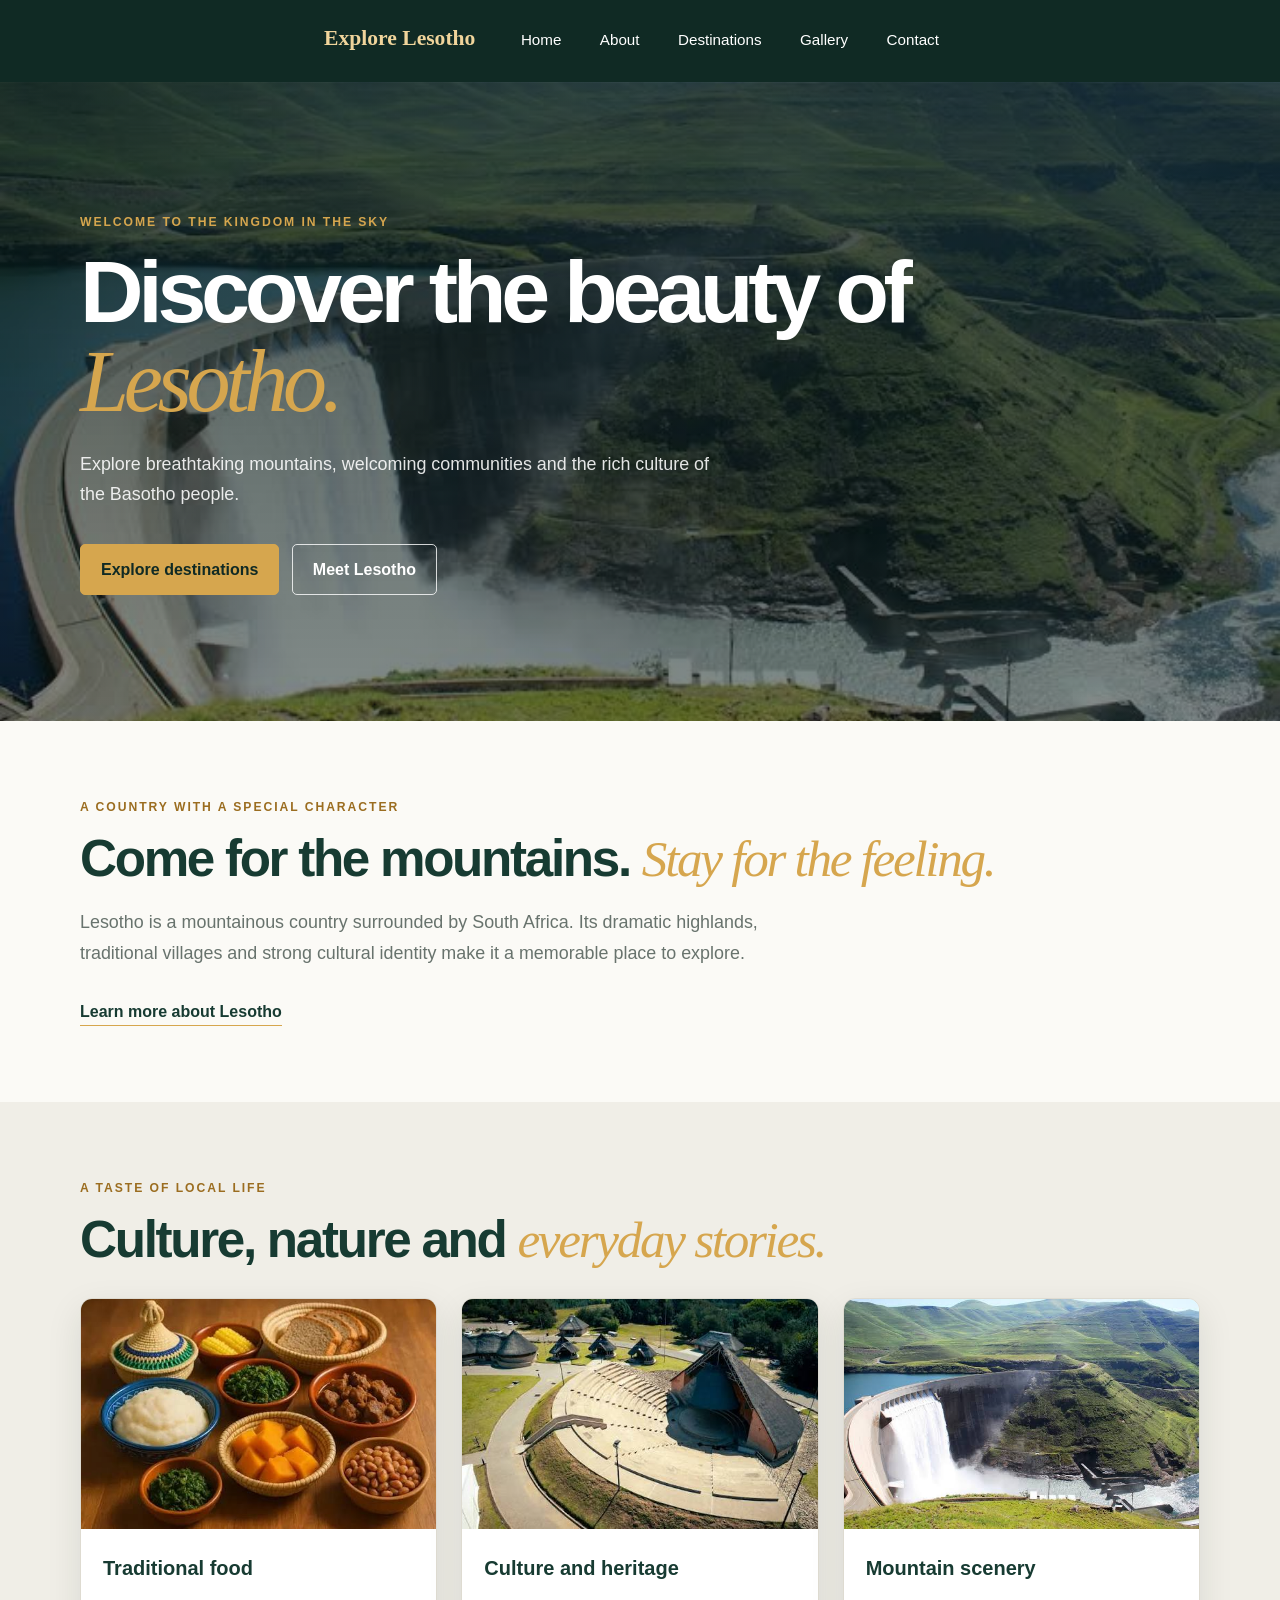
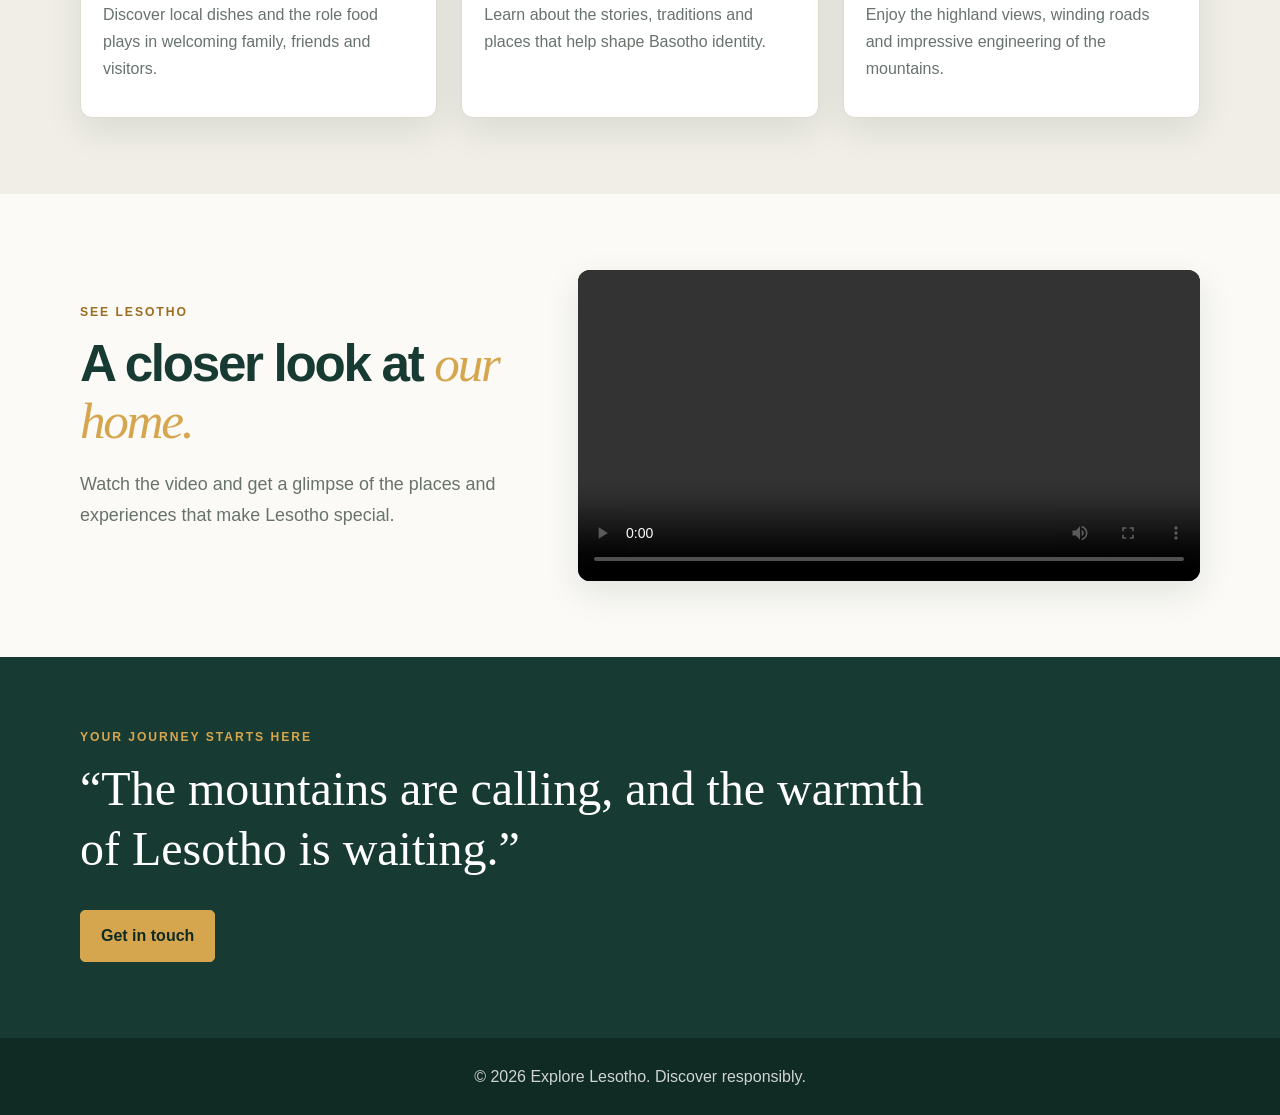
<file: index.html>
<!DOCTYPE html>
<html lang="en">
<head>
    <meta charset="UTF-8">
    <meta name="viewport" content="width=device-width, initial-scale=1.0">
    <meta name="description" content="Discover Lesotho's mountain scenery, Basotho culture and memorable places to visit.">
    <title>Explore Lesotho | Home</title>
    <link rel="stylesheet" href="Lesotho(5).css">
    <script src="Script(1).js" defer></script>
</head>
<body>
    <nav class="site-nav" aria-label="Main navigation">
        <a class="brand" href="Lesotho(4).html">Explore Lesotho</a>
        <div class="nav-links">
            <a class="nav-link" href="Lesotho(4).html">Home</a>
            <a class="nav-link" href="About1(4).html">About</a>
            <a class="nav-link" href="destinations1(4).html">Destinations</a>
            <a class="nav-link" href="gallery1(4).html">Gallery</a>
            <a class="nav-link" href="contacts1(4).html">Contact</a>
        </div>
    </nav>

    <header class="hero hero-home">
        <div class="hero-content container">
            <p class="eyebrow">Welcome to the Kingdom in the Sky</p>
            <h1>Discover the beauty of <em>Lesotho.</em></h1>
            <p class="hero-copy">Explore breathtaking mountains, welcoming communities and the rich culture of the Basotho people.</p>
            <a class="button button-gold" href="destinations1(4).html">Explore destinations</a>
            <a class="button button-outline" href="About1(4).html">Meet Lesotho</a>
        </div>
    </header>

    <main>
        <section class="section container">
            <p class="eyebrow text-gold">A country with a special character</p>
            <h2 class="section-title">Come for the mountains. <em>Stay for the feeling.</em></h2>
            <p class="lead-copy">Lesotho is a mountainous country surrounded by South Africa. Its dramatic highlands, traditional villages and strong cultural identity make it a memorable place to explore.</p>
            <a class="text-link" href="About1(4).html">Learn more about Lesotho</a>
        </section>

        <section class="section section-soft">
            <div class="container">
                <p class="eyebrow text-gold">A taste of local life</p>
                <h2 class="section-title">Culture, nature and <em>everyday stories.</em></h2>
                <div class="feature-grid">
                    <article class="feature-card">
                        <img src="lijo(2).jpg" alt="Traditional Basotho food arranged in serving bowls">
                        <div class="card-content">
                            <h3>Traditional food</h3>
                            <p>Discover local dishes and the role food plays in welcoming family, friends and visitors.</p>
                        </div>
                    </article>
                    <article class="feature-card">
                        <img src="cultural(2).jpg" alt="Outdoor cultural venue in Lesotho">
                        <div class="card-content">
                            <h3>Culture and heritage</h3>
                            <p>Learn about the stories, traditions and places that help shape Basotho identity.</p>
                        </div>
                    </article>
                    <article class="feature-card">
                        <img src="katse(2).jpg" alt="Katse Dam surrounded by green mountain slopes">
                        <div class="card-content">
                            <h3>Mountain scenery</h3>
                            <p>Enjoy the highland views, winding roads and impressive engineering of the mountains.</p>
                        </div>
                    </article>
                </div>
            </div>
        </section>

        <section class="section container">
            <div class="video-section">
                <div>
                    <p class="eyebrow text-gold">See Lesotho</p>
                    <h2 class="section-title">A closer look at <em>our home.</em></h2>
                    <p class="lead-copy">Watch the video and get a glimpse of the places and experiences that make Lesotho special.</p>
                </div>
                <video class="site-video" controls preload="metadata">
                    <source src="kasi.mp4" type="video/mp4">
                    Your browser does not support the video element.
                </video>
            </div>
        </section>

        <section class="quote-band">
            <div class="container">
                <p class="eyebrow">Your journey starts here</p>
                <blockquote>“The mountains are calling, and the warmth of Lesotho is waiting.”</blockquote>
                <a class="button button-gold" href="contacts1(4).html">Get in touch</a>
            </div>
        </section>
    </main>

    <footer class="site-footer">
        <div class="container">
            <p>&copy; <span class="current-year"></span> Explore Lesotho. Discover responsibly.</p>
        </div>
    </footer>
</body>
</html>
</file>
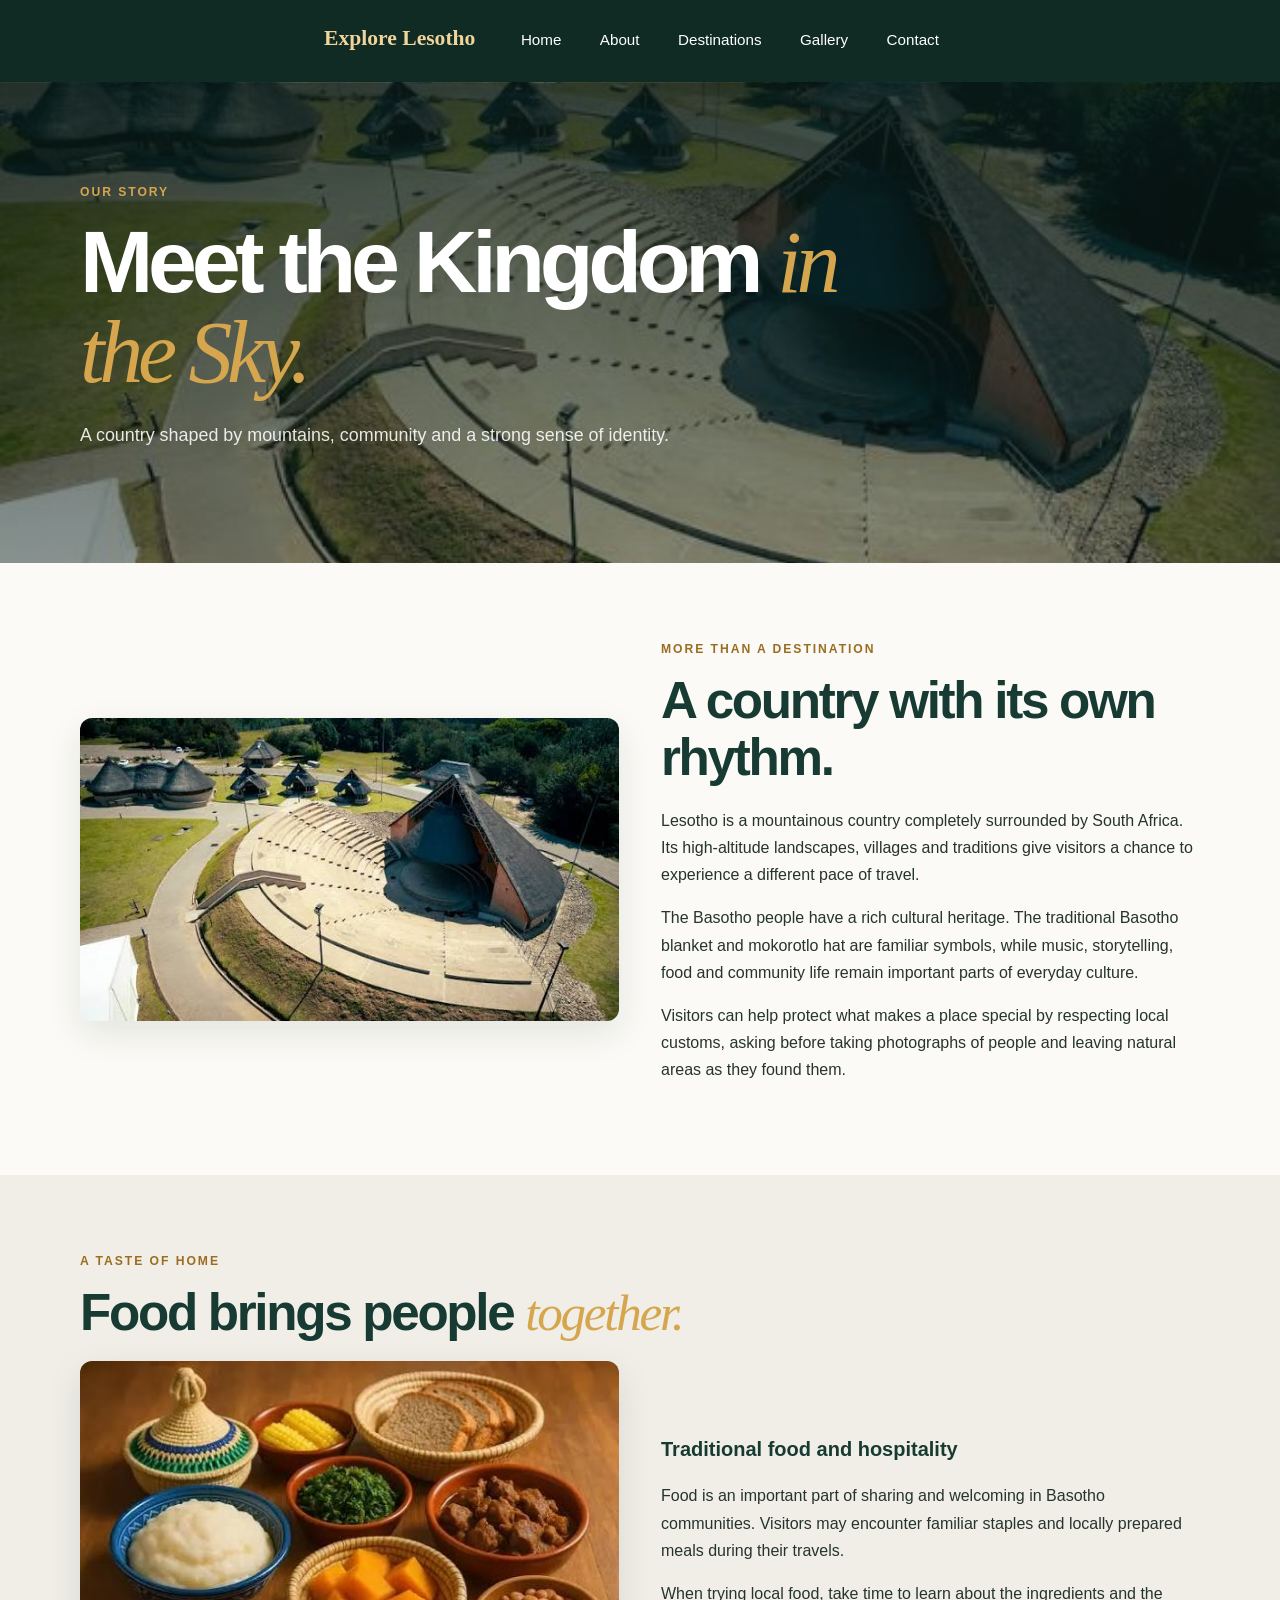
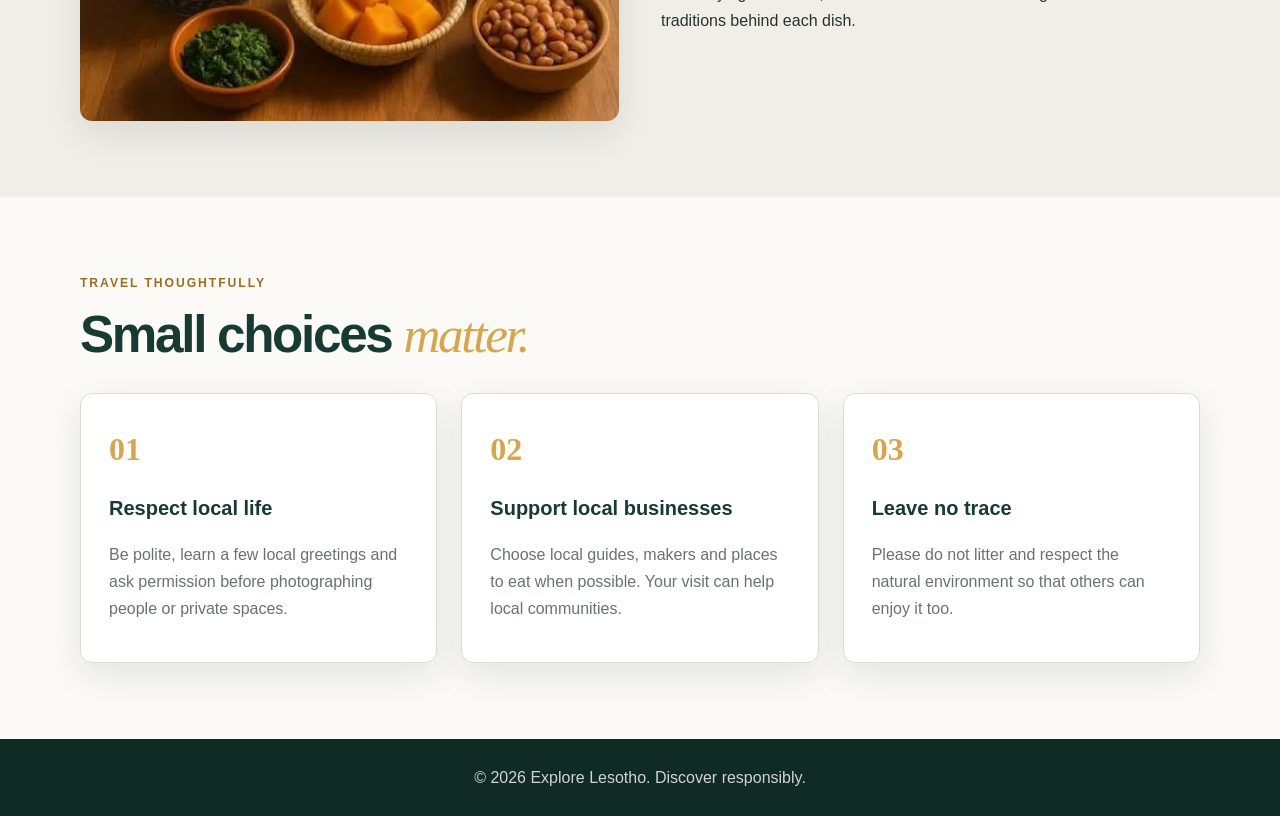
<file: About1(4).html>
<!DOCTYPE html>
<html lang="en">
<head>
    <meta charset="UTF-8">
    <meta name="viewport" content="width=device-width, initial-scale=1.0">
    <meta name="description" content="Learn about Lesotho, Basotho culture, traditions and responsible travel.">
    <title>About Lesotho | Explore Lesotho</title>
    <link rel="stylesheet" href="Lesotho(5).css">
    <script src="Script(1).js" defer></script>
</head>
<body>
    <nav class="site-nav" aria-label="Main navigation">
        <a class="brand" href="Lesotho(4).html">Explore Lesotho</a>
        <div class="nav-links">
            <a class="nav-link" href="Lesotho(4).html">Home</a>
            <a class="nav-link" href="About1(4).html">About</a>
            <a class="nav-link" href="destinations1(4).html">Destinations</a>
            <a class="nav-link" href="gallery1(4).html">Gallery</a>
            <a class="nav-link" href="contacts1(4).html">Contact</a>
        </div>
    </nav>

    <header class="page-hero about-hero">
        <div class="container hero-content">
            <p class="eyebrow">Our story</p>
            <h1>Meet the Kingdom <em>in the Sky.</em></h1>
            <p class="hero-copy">A country shaped by mountains, community and a strong sense of identity.</p>
        </div>
    </header>

    <main>
        <section class="section container two-column">
            <div>
                <img class="rounded-image" src="cultural(2).jpg" alt="Outdoor cultural venue surrounded by green grounds">
            </div>
            <div>
                <p class="eyebrow text-gold">More than a destination</p>
                <h2 class="section-title">A country with its own rhythm.</h2>
                <p>Lesotho is a mountainous country completely surrounded by South Africa. Its high-altitude landscapes, villages and traditions give visitors a chance to experience a different pace of travel.</p>
                <p>The Basotho people have a rich cultural heritage. The traditional Basotho blanket and mokorotlo hat are familiar symbols, while music, storytelling, food and community life remain important parts of everyday culture.</p>
                <p>Visitors can help protect what makes a place special by respecting local customs, asking before taking photographs of people and leaving natural areas as they found them.</p>
            </div>
        </section>

        <section class="section section-soft">
            <div class="container">
                <p class="eyebrow text-gold">A taste of home</p>
                <h2 class="section-title">Food brings people <em>together.</em></h2>
                <div class="two-column">
                    <img class="rounded-image" src="lijo(2).jpg" alt="A selection of traditional food served in bowls">
                    <div>
                        <h3>Traditional food and hospitality</h3>
                        <p>Food is an important part of sharing and welcoming in Basotho communities. Visitors may encounter familiar staples and locally prepared meals during their travels.</p>
                        <p>When trying local food, take time to learn about the ingredients and the traditions behind each dish.</p>
                    </div>
                </div>
            </div>
        </section>

        <section class="section container">
            <p class="eyebrow text-gold">Travel thoughtfully</p>
            <h2 class="section-title">Small choices <em>matter.</em></h2>
            <div class="three-column">
                <article class="info-card">
                    <span class="info-number">01</span>
                    <h3>Respect local life</h3>
                    <p>Be polite, learn a few local greetings and ask permission before photographing people or private spaces.</p>
                </article>
                <article class="info-card">
                    <span class="info-number">02</span>
                    <h3>Support local businesses</h3>
                    <p>Choose local guides, makers and places to eat when possible. Your visit can help local communities.</p>
                </article>
                <article class="info-card">
                    <span class="info-number">03</span>
                    <h3>Leave no trace</h3>
                    <p>Please do not litter and respect the natural environment so that others can enjoy it too.</p>
                </article>
            </div>
        </section>
    </main>

    <footer class="site-footer">
        <div class="container">
            <p>&copy; <span class="current-year"></span> Explore Lesotho. Discover responsibly.</p>
        </div>
    </footer>
</body>
</html>
</file>
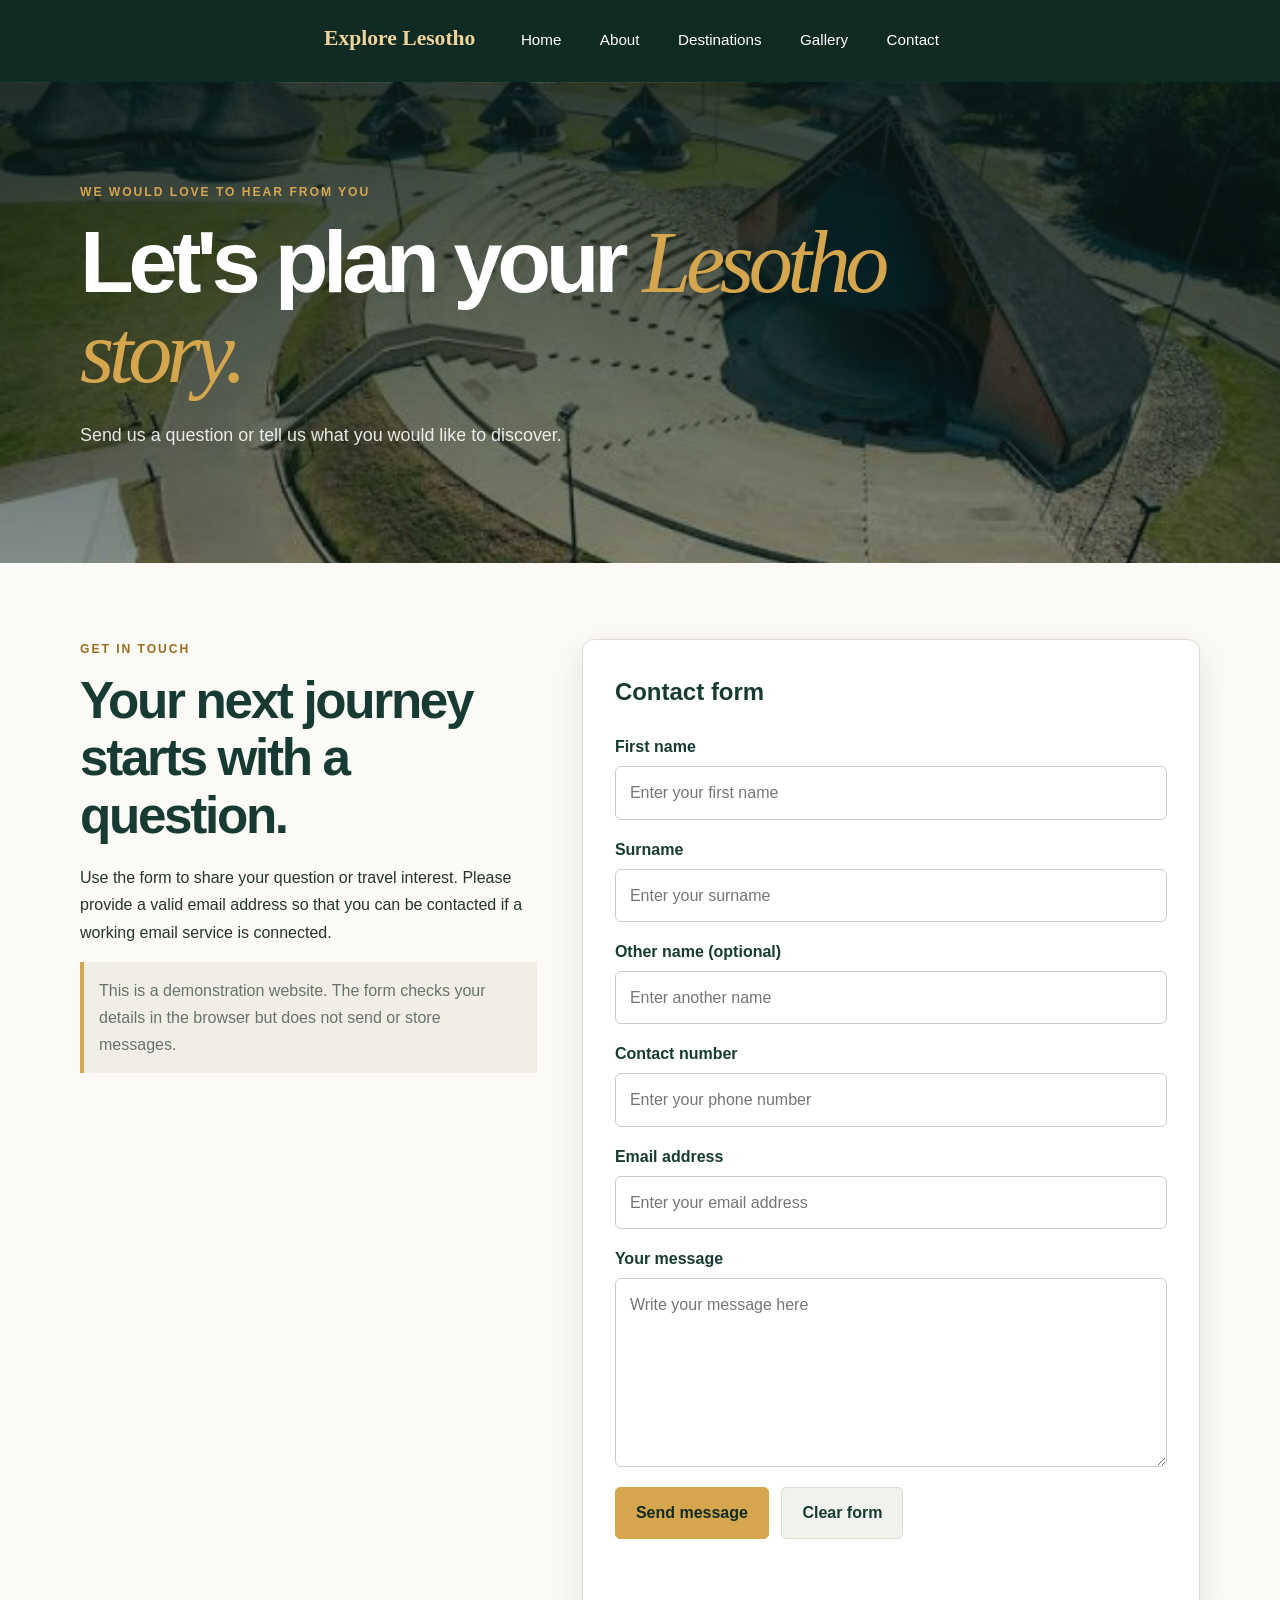
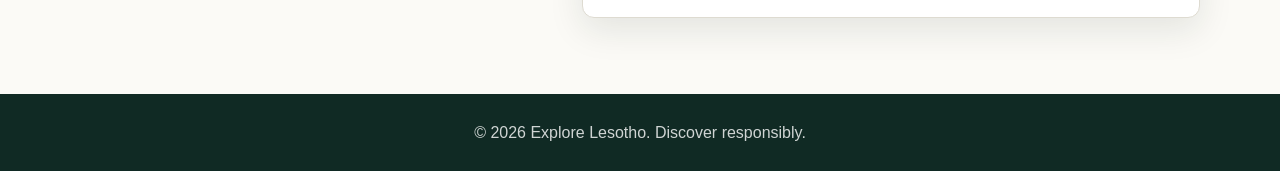
<file: contacts1(4).html>
<!DOCTYPE html>
<html lang="en">
<head>
    <meta charset="UTF-8">
    <meta name="viewport" content="width=device-width, initial-scale=1.0">
    <meta name="description" content="Contact Explore Lesotho with a question about places and travel experiences.">
    <title>Contact | Explore Lesotho</title>
    <link rel="stylesheet" href="Lesotho(5).css">
    <script src="Script(1).js" defer></script>
</head>
<body>
    <nav class="site-nav" aria-label="Main navigation">
        <a class="brand" href="Lesotho(4).html">Explore Lesotho</a>
        <div class="nav-links">
            <a class="nav-link" href="Lesotho(4).html">Home</a>
            <a class="nav-link" href="About1(4).html">About</a>
            <a class="nav-link" href="destinations1(4).html">Destinations</a>
            <a class="nav-link" href="gallery1(4).html">Gallery</a>
            <a class="nav-link" href="contacts1(4).html">Contact</a>
        </div>
    </nav>

    <header class="page-hero contact-hero">
        <div class="container hero-content">
            <p class="eyebrow">We would love to hear from you</p>
            <h1>Let's plan your <em>Lesotho story.</em></h1>
            <p class="hero-copy">Send us a question or tell us what you would like to discover.</p>
        </div>
    </header>

    <main>
        <section class="section container">
            <div class="contact-layout">
                <div class="contact-intro">
                    <p class="eyebrow text-gold">Get in touch</p>
                    <h2 class="section-title">Your next journey starts with a question.</h2>
                    <p>Use the form to share your question or travel interest. Please provide a valid email address so that you can be contacted if a working email service is connected.</p>
                    <p class="notice">This is a demonstration website. The form checks your details in the browser but does not send or store messages.</p>
                </div>

                <div class="contact-container">
                    <h2>Contact form</h2>
                    <form id="contactForm">
                        <label for="name">First name</label>
                        <input type="text" id="name" name="name" placeholder="Enter your first name" required>

                        <label for="surname">Surname</label>
                        <input type="text" id="surname" name="surname" placeholder="Enter your surname" required>

                        <label for="otherName">Other name (optional)</label>
                        <input type="text" id="otherName" name="otherName" placeholder="Enter another name">

                        <label for="phone">Contact number</label>
                        <input type="tel" id="phone" name="phone" placeholder="Enter your phone number" required>

                        <label for="email">Email address</label>
                        <input type="email" id="email" name="email" placeholder="Enter your email address" required>

                        <label for="message">Your message</label>
                        <textarea id="message" name="message" rows="6" placeholder="Write your message here" required></textarea>

                        <button class="button button-gold form-submit" type="submit">Send message</button>
                        <button class="button button-light form-reset" type="reset">Clear form</button>
                        <p id="formMessage" class="form-message" aria-live="polite"></p>
                    </form>
                </div>
            </div>
        </section>
    </main>

    <footer class="site-footer">
        <div class="container">
            <p>&copy; <span class="current-year"></span> Explore Lesotho. Discover responsibly.</p>
        </div>
    </footer>
</body>
</html>
</file>
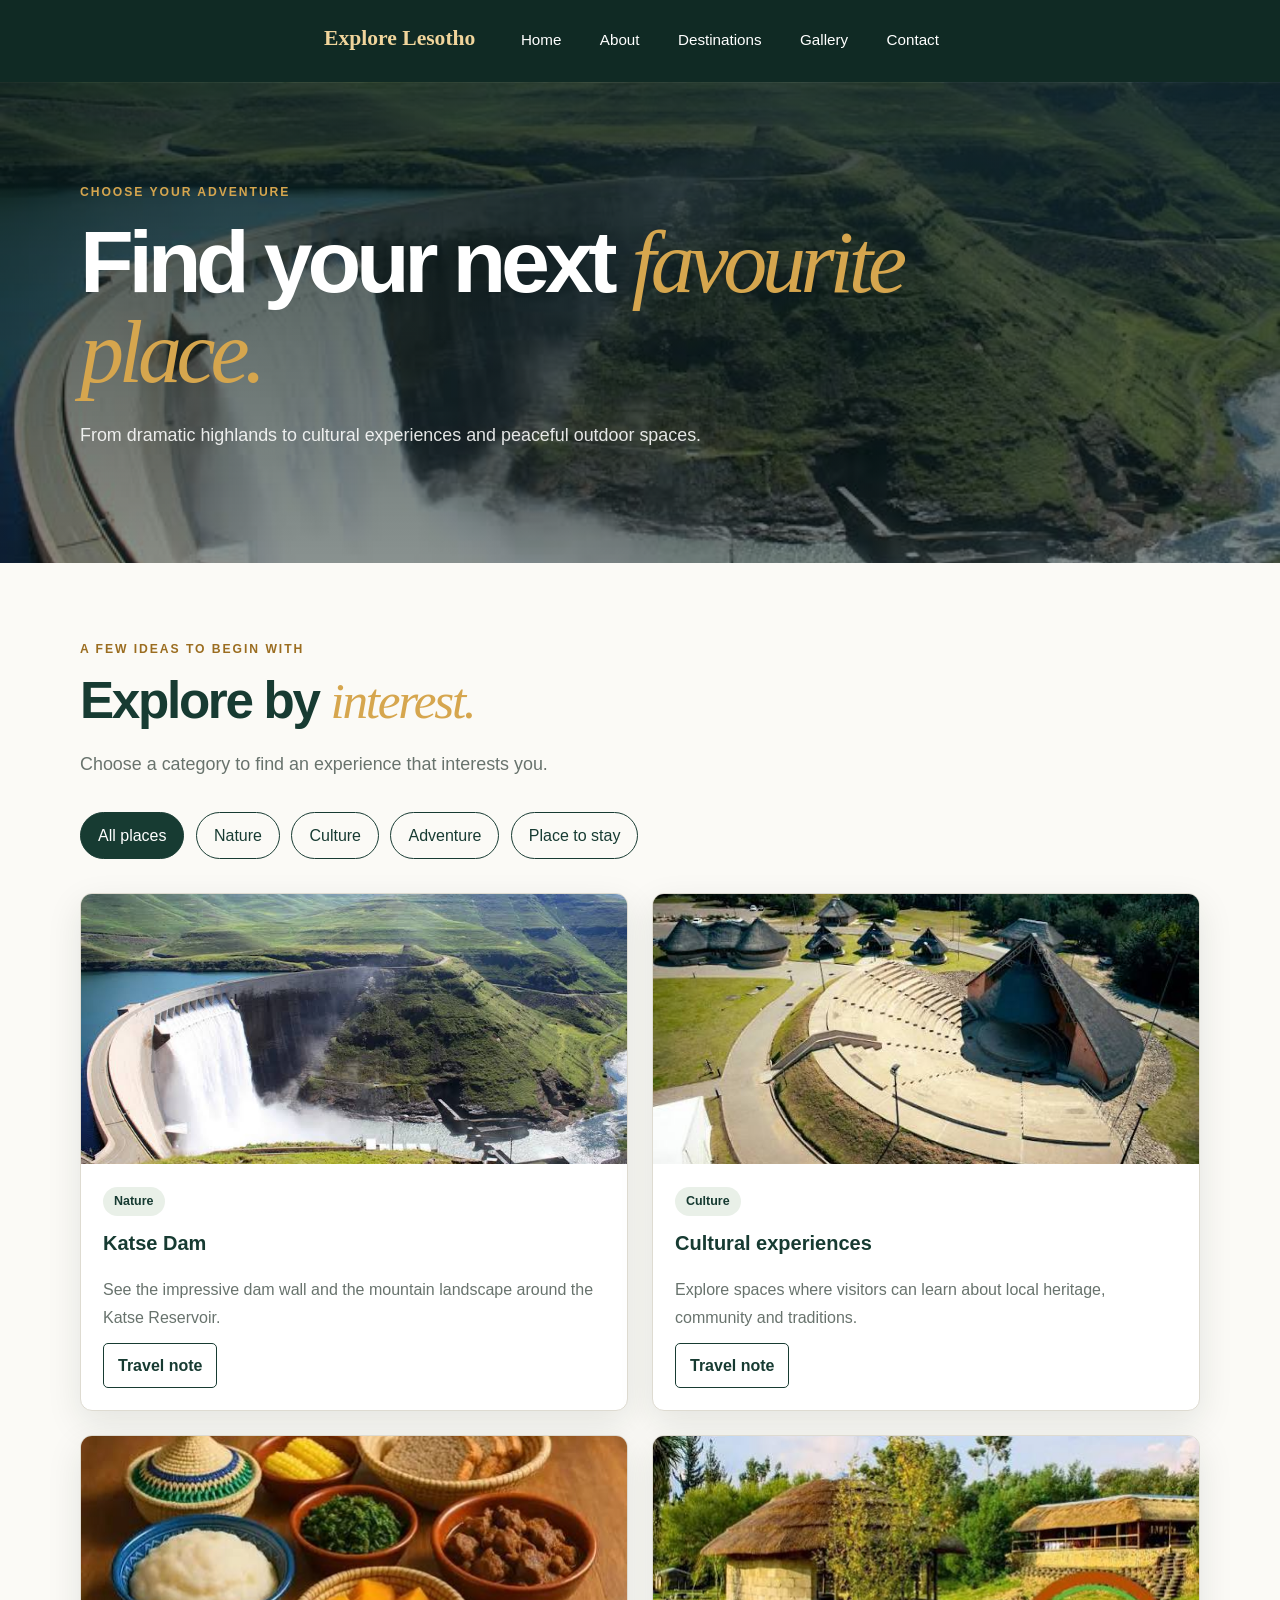
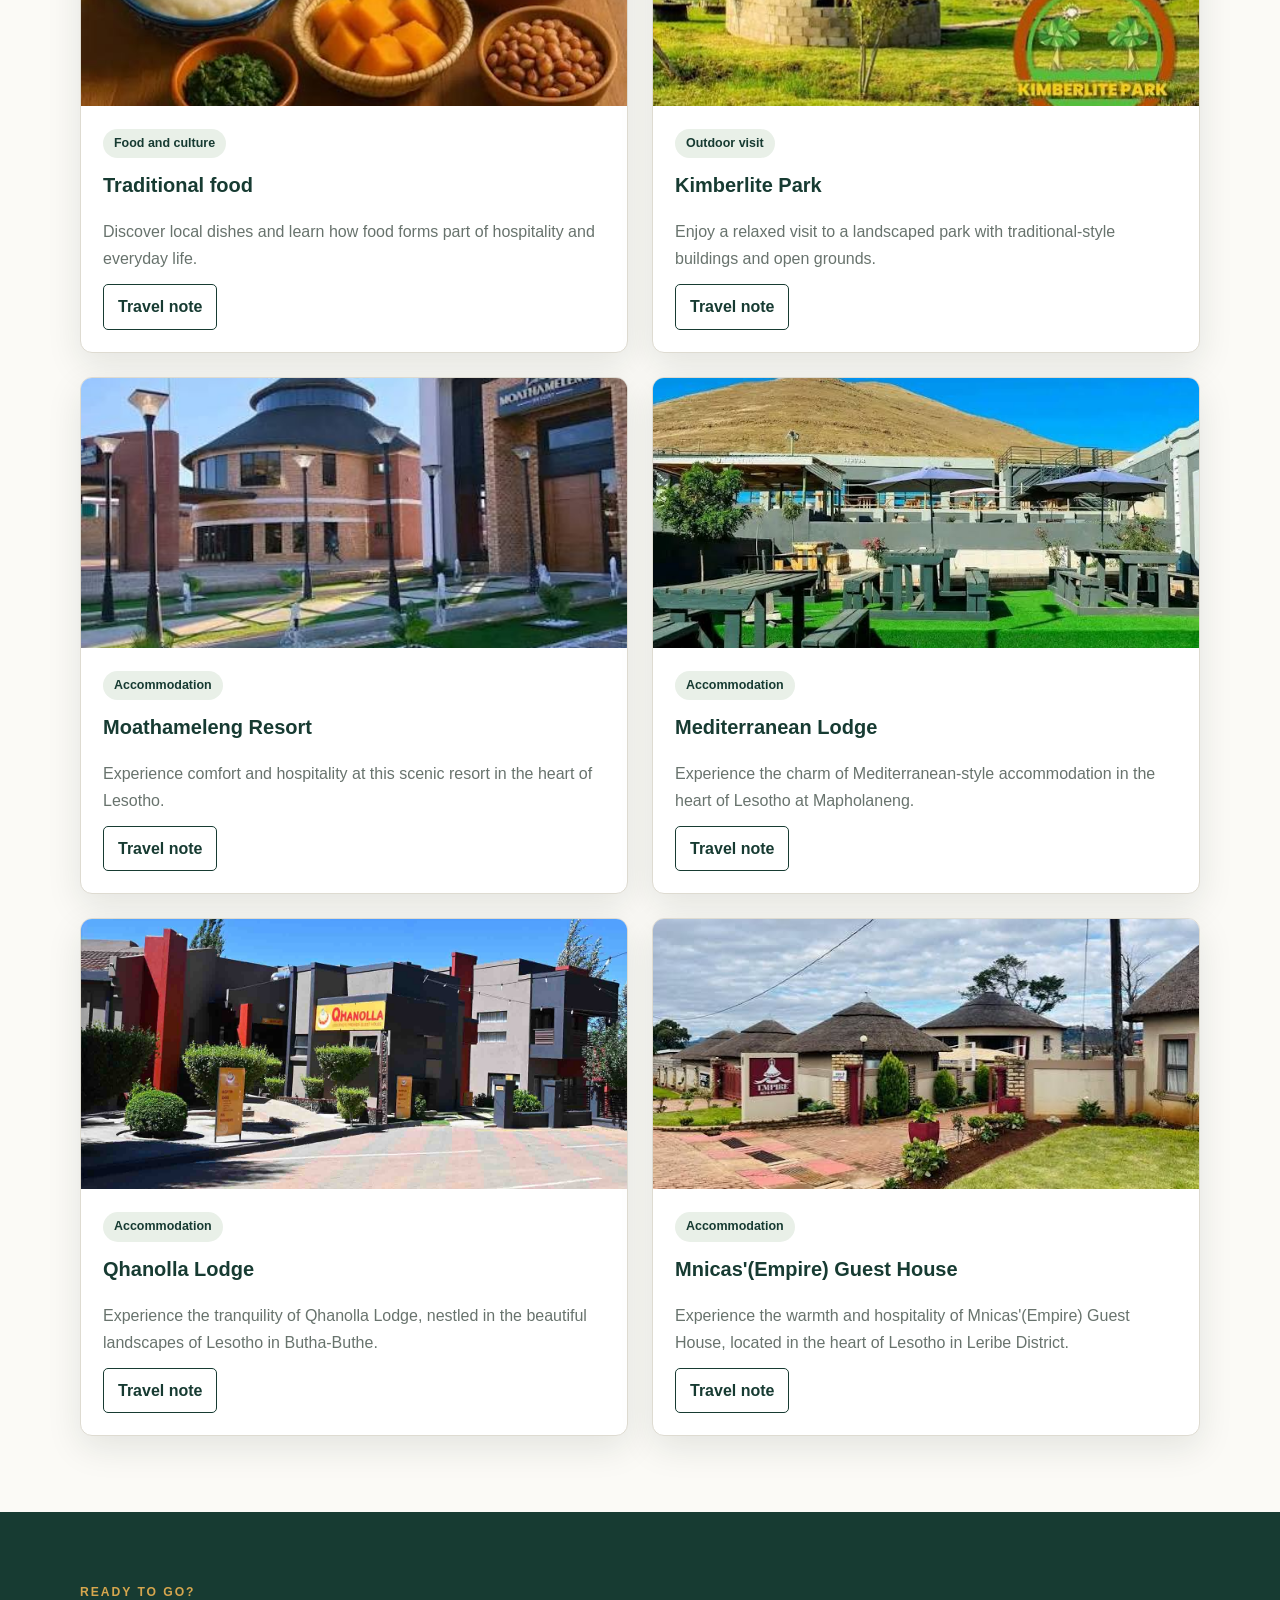
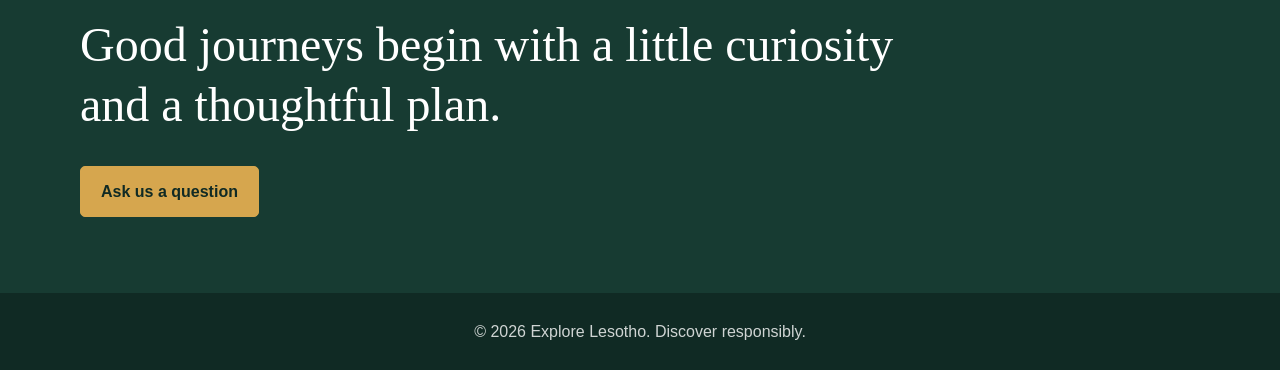
<file: destinations1(4).html>
<!DOCTYPE html>
<html lang="en">
<head>
    <meta charset="UTF-8">
    <meta name="viewport" content="width=device-width, initial-scale=1.0">
    <meta name="description" content="Explore Lesotho's destinations, highland scenery, cultural sites and outdoor experiences.">
    <title>Destinations | Explore Lesotho</title>
    <link rel="stylesheet" href="Lesotho(5).css">
    <script src="Script(1).js" defer></script>
</head>
<body>
    <nav class="site-nav" aria-label="Main navigation">
        <a class="brand" href="Lesotho(4).html">Explore Lesotho</a>
        <div class="nav-links">
            <a class="nav-link" href="Lesotho(4).html">Home</a>
            <a class="nav-link" href="About1(4).html">About</a>
            <a class="nav-link" href="destinations1(4).html">Destinations</a>
            <a class="nav-link" href="gallery1(4).html">Gallery</a>
            <a class="nav-link" href="contacts1(4).html">Contact</a>
        </div>
    </nav>

    <header class="page-hero destinations-hero">
        <div class="container hero-content">
            <p class="eyebrow">Choose your adventure</p>
            <h1>Find your next <em>favourite place.</em></h1>
            <p class="hero-copy">From dramatic highlands to cultural experiences and peaceful outdoor spaces.</p>
        </div>
    </header>

    <main>
        <section class="section container">
            <div class="section-heading">
                <p class="eyebrow text-gold">A few ideas to begin with</p>
                <h2 class="section-title">Explore by <em>interest.</em></h2>
                <p class="lead-copy">Choose a category to find an experience that interests you.</p>
            </div>

            <div class="filter-group" aria-label="Filter destinations">
                <button class="filter-button active" type="button" data-filter="all">All places</button>
                <button class="filter-button" type="button" data-filter="nature">Nature</button>
                <button class="filter-button" type="button" data-filter="culture">Culture</button>
                <button class="filter-button" type="button" data-filter="adventure">Adventure</button>
                <button class="filter-button" type="button" data-filter="place to stay">Place to stay</button>
            </div>

            <div class="destination-grid" id="destinationGrid">
                <article class="destination-card destination-item" data-category="nature adventure">
                    <img src="katse(2).jpg" alt="Katse Dam and the surrounding mountains">
                    <div class="card-content">
                        <span class="category-label">Nature</span>
                        <h3>Katse Dam</h3>
                        <p>See the impressive dam wall and the mountain landscape around the Katse Reservoir.</p>
                        <button class="small-button details-btn" type="button" data-place="Katse Dam" data-description="Plan your route before travelling. Check local road conditions and visitor arrangements, and take time to enjoy the mountain scenery.">Travel note</button>
                    </div>
                </article>

                <article class="destination-card destination-item" data-category="culture">
                    <img src="cultural(2).jpg" alt="Outdoor cultural venue in Lesotho">
                    <div class="card-content">
                        <span class="category-label">Culture</span>
                        <h3>Cultural experiences</h3>
                        <p>Explore spaces where visitors can learn about local heritage, community and traditions.</p>
                        <button class="small-button details-btn" type="button" data-place="Cultural experiences" data-description="Ask about opening times and activities before visiting. Be respectful of local customs and ask permission before taking photographs of people.">Travel note</button>
                    </div>
                </article>

                <article class="destination-card destination-item" data-category="culture">
                    <img src="lijo(2).jpg" alt="Traditional Basotho food arranged in serving bowls">
                    <div class="card-content">
                        <span class="category-label">Food and culture</span>
                        <h3>Traditional food</h3>
                        <p>Discover local dishes and learn how food forms part of hospitality and everyday life.</p>
                        <button class="small-button details-btn" type="button" data-place="Traditional food" data-description="Try locally prepared meals where available. Ask about ingredients if you have food allergies or dietary requirements.">Travel note</button>
                    </div>
                </article>

                <article class="destination-card destination-item" data-category="nature adventure">
                    <img src="kimberlite(2).jpg" alt="Kimberlite Park with traditional-style buildings and green grounds">
                    <div class="card-content">
                        <span class="category-label">Outdoor visit</span>
                        <h3>Kimberlite Park</h3>
                        <p>Enjoy a relaxed visit to a landscaped park with traditional-style buildings and open grounds.</p>
                        <button class="small-button details-btn" type="button" data-place="Kimberlite Park" data-description="Confirm visitor access and any entry arrangements before travelling. Keep the grounds clean and respect other visitors.">Travel note</button>
                    </div>
                </article>

                <article class="destination-card destination-item" data-category="place to stay">
                    <img src="mabita.jpg" alt="Enjoy the view from Moathameleng Resort in Lesotho">
                    <div class="card-content">
                        <span class="category-label">Accommodation</span>
                        <h3>Moathameleng Resort</h3>
                        <p>Experience comfort and hospitality at this scenic resort in the heart of Lesotho.</p>
                        <button class="small-button details-btn" type="button" data-place="Moathameleng Resort" data-description="Confirm booking details and any special arrangements before travelling. Respect the property and its surroundings.">Travel note</button>
                    </div>
                </article>

                <article class="destination-card destination-item" data-category="place to stay">
                    <img src="mediterranean.jpg" alt="Enjoy the view from Mediterranean Lodge in Lesotho">
                    <div class="card-content">
                        <span class="category-label">Accommodation</span>
                        <h3>Mediterranean Lodge</h3>
                        <p>Experience the charm of Mediterranean-style accommodation in the heart of Lesotho at Mapholaneng.</p>
                        <button class="small-button details-btn" type="button" data-place="Mediterranean Lodge" data-description="Confirm booking details and any special arrangements before travelling. Respect the property and its surroundings.">Travel note</button>
                    </div>
                </article>

                <article class="destination-card destination-item" data-category="place to stay">
                    <img src="qhanolla.jpg" alt="Feel the serenity of Qhanolla Lodge in Lesotho">
                    <div class="card-content">
                        <span class="category-label">Accommodation</span>
                        <h3>Qhanolla Lodge</h3>
                        <p>Experience the tranquility of Qhanolla Lodge, nestled in the beautiful landscapes of Lesotho in Butha-Buthe.</p>
                        <button class="small-button details-btn" type="button" data-place="Qhanolla Lodge" data-description="Confirm booking details and any special arrangements before travelling. Respect the property and its surroundings.">Travel note</button>
                    </div>
                </article>

                <article class="destination-card destination-item" data-category="place to stay">
                    <img src="mnicas.jpg" alt="Enjoy your stay at Mnicas'(Empire) warm place at St Monica in Lesotho">
                    <div class="card-content">
                        <span class="category-label">Accommodation</span>
                        <h3>Mnicas'(Empire) Guest House</h3>
                        <p>Experience the warmth and hospitality of Mnicas'(Empire) Guest House, located in the heart of Lesotho in Leribe District.</p>
                        <button class="small-button details-btn" type="button" data-place="Mnicas'(Empire) Guest House" data-description="Confirm booking details and any special arrangements before travelling. Respect the property and its surroundings.">Travel note</button>
                    </div>
                </article>
            </div>
        </section>

        <section class="quote-band">
            <div class="container">
                <p class="eyebrow">Ready to go?</p>
                <blockquote>Good journeys begin with a little curiosity and a thoughtful plan.</blockquote>
                <a class="button button-gold" href="contacts1(4).html">Ask us a question</a>
            </div>
        </section>
    </main>

    <footer class="site-footer">
        <div class="container">
            <p>&copy; <span class="current-year"></span> Explore Lesotho. Discover responsibly.</p>
        </div>
    </footer>
</body>
</html>
</file>
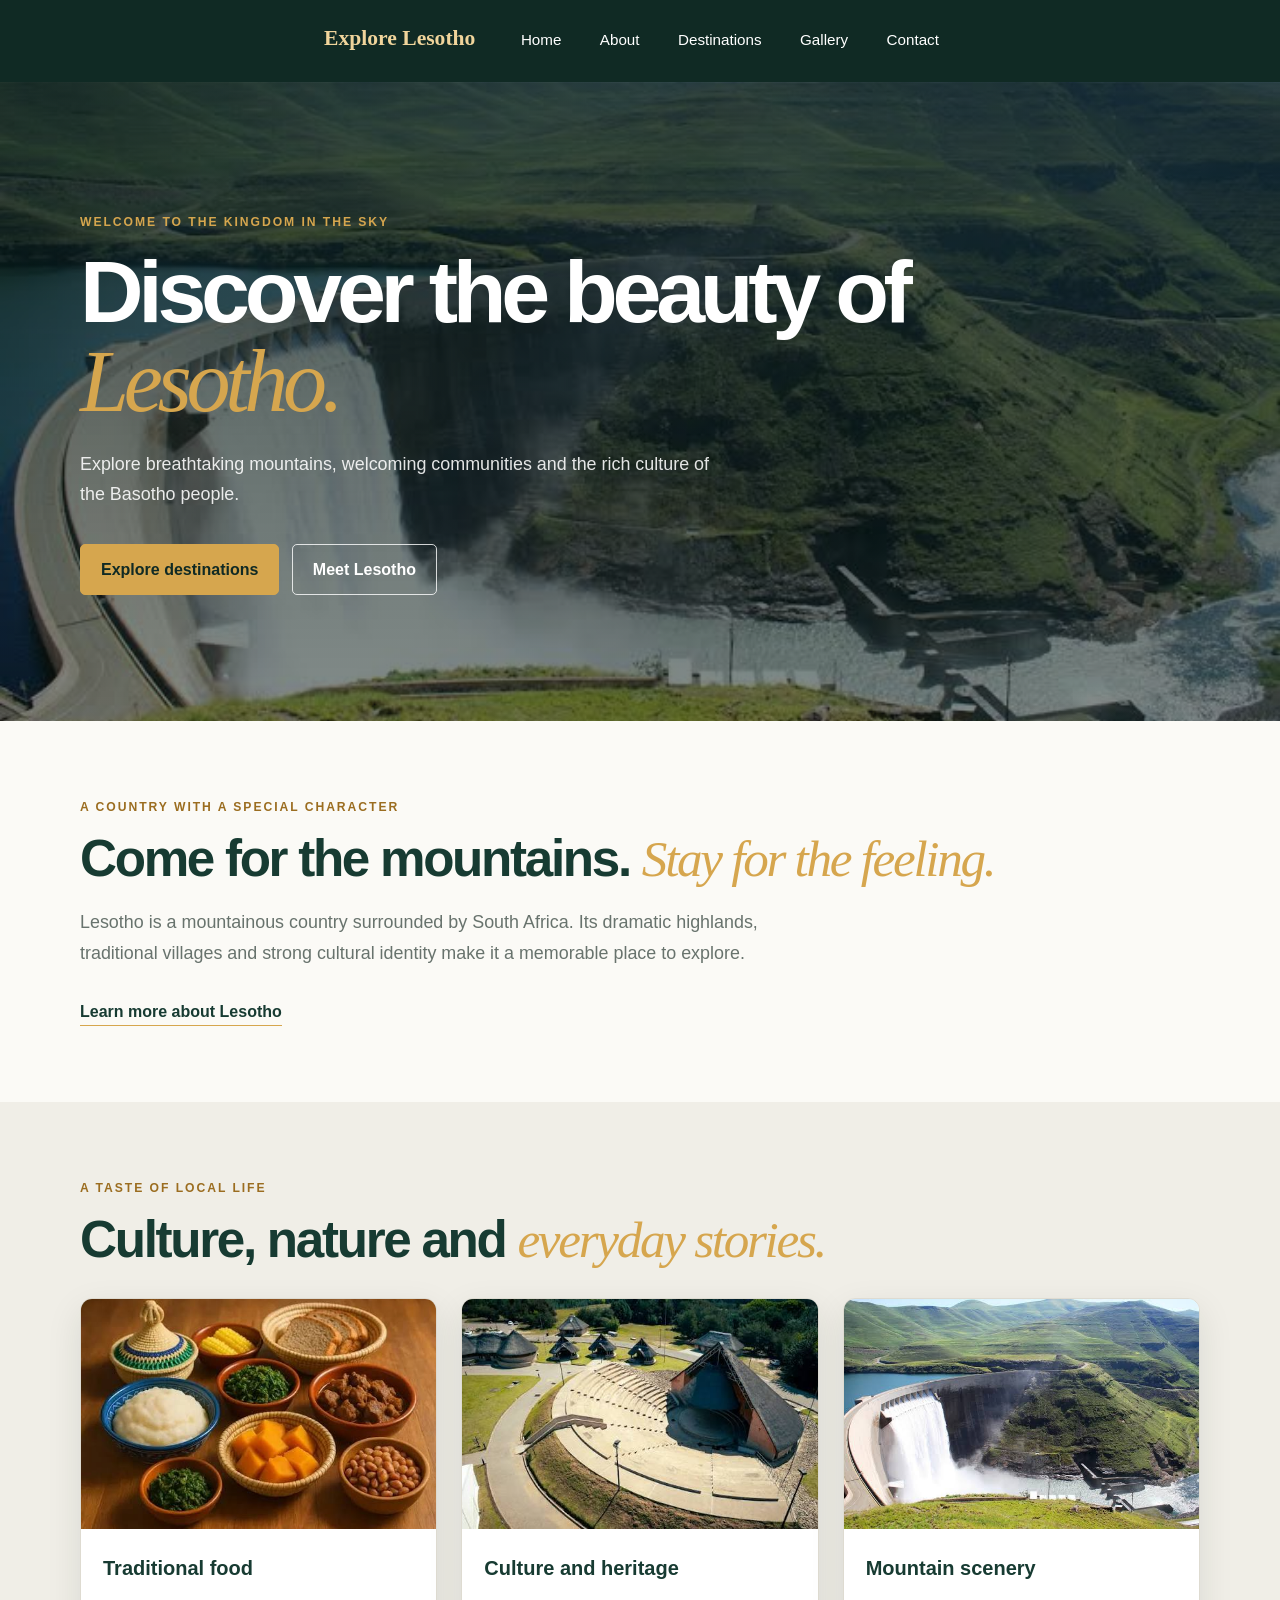
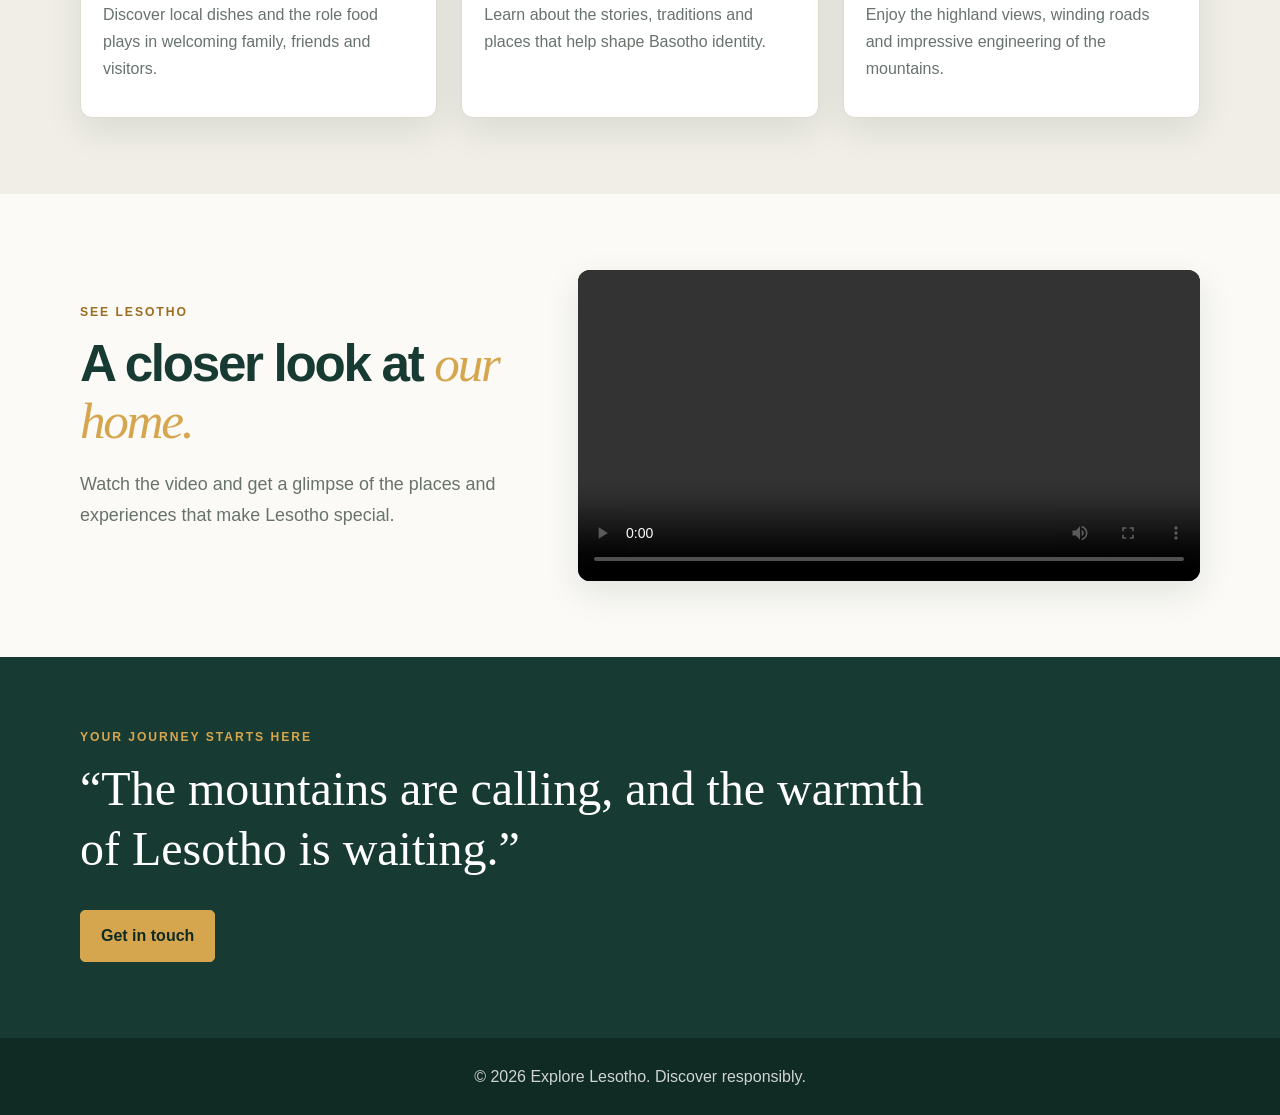
<file: Lesotho(4).html>
<!DOCTYPE html>
<html lang="en">
<head>
    <meta charset="UTF-8">
    <meta name="viewport" content="width=device-width, initial-scale=1.0">
    <meta name="description" content="Discover Lesotho's mountain scenery, Basotho culture and memorable places to visit.">
    <title>Explore Lesotho | Home</title>
    <link rel="stylesheet" href="Lesotho(5).css">
    <script src="Script(1).js" defer></script>
</head>
<body>
    <nav class="site-nav" aria-label="Main navigation">
        <a class="brand" href="Lesotho(4).html">Explore Lesotho</a>
        <div class="nav-links">
            <a class="nav-link" href="Lesotho(4).html">Home</a>
            <a class="nav-link" href="About1(4).html">About</a>
            <a class="nav-link" href="destinations1(4).html">Destinations</a>
            <a class="nav-link" href="gallery1(4).html">Gallery</a>
            <a class="nav-link" href="contacts1(4).html">Contact</a>
        </div>
    </nav>

    <header class="hero hero-home">
        <div class="hero-content container">
            <p class="eyebrow">Welcome to the Kingdom in the Sky</p>
            <h1>Discover the beauty of <em>Lesotho.</em></h1>
            <p class="hero-copy">Explore breathtaking mountains, welcoming communities and the rich culture of the Basotho people.</p>
            <a class="button button-gold" href="destinations1(4).html">Explore destinations</a>
            <a class="button button-outline" href="About1(4).html">Meet Lesotho</a>
        </div>
    </header>

    <main>
        <section class="section container">
            <p class="eyebrow text-gold">A country with a special character</p>
            <h2 class="section-title">Come for the mountains. <em>Stay for the feeling.</em></h2>
            <p class="lead-copy">Lesotho is a mountainous country surrounded by South Africa. Its dramatic highlands, traditional villages and strong cultural identity make it a memorable place to explore.</p>
            <a class="text-link" href="About1(4).html">Learn more about Lesotho</a>
        </section>

        <section class="section section-soft">
            <div class="container">
                <p class="eyebrow text-gold">A taste of local life</p>
                <h2 class="section-title">Culture, nature and <em>everyday stories.</em></h2>
                <div class="feature-grid">
                    <article class="feature-card">
                        <img src="lijo(2).jpg" alt="Traditional Basotho food arranged in serving bowls">
                        <div class="card-content">
                            <h3>Traditional food</h3>
                            <p>Discover local dishes and the role food plays in welcoming family, friends and visitors.</p>
                        </div>
                    </article>
                    <article class="feature-card">
                        <img src="cultural(2).jpg" alt="Outdoor cultural venue in Lesotho">
                        <div class="card-content">
                            <h3>Culture and heritage</h3>
                            <p>Learn about the stories, traditions and places that help shape Basotho identity.</p>
                        </div>
                    </article>
                    <article class="feature-card">
                        <img src="katse(2).jpg" alt="Katse Dam surrounded by green mountain slopes">
                        <div class="card-content">
                            <h3>Mountain scenery</h3>
                            <p>Enjoy the highland views, winding roads and impressive engineering of the mountains.</p>
                        </div>
                    </article>
                </div>
            </div>
        </section>

        <section class="section container">
            <div class="video-section">
                <div>
                    <p class="eyebrow text-gold">See Lesotho</p>
                    <h2 class="section-title">A closer look at <em>our home.</em></h2>
                    <p class="lead-copy">Watch the video and get a glimpse of the places and experiences that make Lesotho special.</p>
                </div>
                <video class="site-video" controls preload="metadata">
                    <source src="kasi.mp4" type="video/mp4">
                    Your browser does not support the video element.
                </video>
            </div>
        </section>

        <section class="quote-band">
            <div class="container">
                <p class="eyebrow">Your journey starts here</p>
                <blockquote>“The mountains are calling, and the warmth of Lesotho is waiting.”</blockquote>
                <a class="button button-gold" href="contacts1(4).html">Get in touch</a>
            </div>
        </section>
    </main>

    <footer class="site-footer">
        <div class="container">
            <p>&copy; <span class="current-year"></span> Explore Lesotho. Discover responsibly.</p>
        </div>
    </footer>
</body>
</html>
</file>
<file: Lesotho(5).css>
/* =========================================
   EXPLORE LESOTHO - MAIN STYLESHEET
   Layout uses CSS Grid and normal block flow.
   ========================================= */

:root {
    --forest: #173b32;
    --forest-dark: #102a24;
    --gold: #d6a64e;
    --gold-light: #f0d49b;
    --paper: #fbfaf6;
    --soft: #f0eee7;
    --ink: #26342e;
    --muted: #68736d;
    --white: #ffffff;
    --border: #dedbd1;
    --shadow: 0 12px 35px rgba(22, 43, 34, 0.10);
}

* {
    box-sizing: border-box;
}

html {
    scroll-behavior: smooth;
}

body {
    margin: 0;
    background: var(--paper);
    color: var(--ink);
    font-family: "Segoe UI", Arial, sans-serif;
    font-size: 16px;
    line-height: 1.7;
}

img {
    display: block;
    max-width: 100%;
}

a {
    color: inherit;
}

button,
input,
textarea {
    font: inherit;
}

.container {
    width: min(1120px, 90%);
    margin-right: auto;
    margin-left: auto;
}

.section {
    padding-top: 76px;
    padding-bottom: 76px;
}

.section-soft {
    background: var(--soft);
}

.section-heading {
    max-width: 760px;
    margin-bottom: 28px;
}

.eyebrow {
    margin-top: 0;
    margin-bottom: 12px;
    color: var(--gold);
    font-size: 0.76rem;
    font-weight: 800;
    letter-spacing: 0.16em;
    text-transform: uppercase;
}

.text-gold {
    color: #9b6d20;
}

.section-title {
    margin-top: 0;
    margin-bottom: 20px;
    color: var(--forest);
    font-size: clamp(2rem, 4vw, 3.3rem);
    font-weight: 750;
    letter-spacing: -0.045em;
    line-height: 1.12;
}

.section-title em,
.hero h1 em,
.page-hero h1 em {
    color: var(--gold);
    font-family: Georgia, serif;
    font-weight: 400;
}

.lead-copy {
    max-width: 760px;
    color: var(--muted);
    font-size: 1.12rem;
}

.site-nav {
    position: relative;
    z-index: 10;
    width: 100%;
    padding: 16px 5%;
    background: var(--forest-dark);
    text-align: center;
}

.brand {
    display: inline-block;
    margin: 0 24px 8px 0;
    color: var(--gold-light);
    font-family: Georgia, serif;
    font-size: 1.35rem;
    font-weight: 700;
    text-decoration: none;
}

.nav-links {
    display: inline-block;
    vertical-align: middle;
}

.nav-link {
    display: inline-block;
    margin: 4px 8px;
    padding: 7px 9px;
    border-bottom: 2px solid transparent;
    color: var(--white);
    font-size: 0.95rem;
    text-decoration: none;
    transition: color 0.2s ease, border-color 0.2s ease;
}

.nav-link:hover,
.nav-link.active {
    border-bottom-color: var(--gold);
    color: var(--gold-light);
}

.hero,
.page-hero {
    position: relative;
    display: block;
    overflow: hidden;
    color: var(--white);
    background-color: var(--forest);
    background-position: center;
    background-size: cover;
}

.hero-home {
    min-height: 590px;
    padding-top: 130px;
    padding-bottom: 120px;
    background-image: linear-gradient(rgba(9, 27, 23, 0.76), rgba(9, 27, 23, 0.50)), url("katse(2).jpg");
}

.page-hero {
    min-height: 390px;
    padding-top: 100px;
    padding-bottom: 85px;
}

.about-hero {
    background-image: linear-gradient(rgba(9, 27, 23, 0.78), rgba(9, 27, 23, 0.48)), url("cultural(2).jpg");
}

.destinations-hero {
    background-image: linear-gradient(rgba(9, 27, 23, 0.78), rgba(9, 27, 23, 0.48)), url("katse(2).jpg");
}

.gallery-hero {
    background-image: linear-gradient(rgba(9, 27, 23, 0.78), rgba(9, 27, 23, 0.48)), url("kimberlite(2).jpg");
}

.contact-hero {
    background-image: linear-gradient(rgba(9, 27, 23, 0.80), rgba(9, 27, 23, 0.50)), url("cultural(2).jpg");
}

.hero-content {
    position: relative;
    z-index: 1;
}

.hero h1,
.page-hero h1 {
    max-width: 850px;
    margin-top: 14px;
    margin-bottom: 22px;
    color: var(--white);
    font-size: clamp(2.8rem, 7vw, 5.5rem);
    font-weight: 750;
    letter-spacing: -0.06em;
    line-height: 1.02;
}

.hero-copy {
    max-width: 650px;
    margin-bottom: 28px;
    color: rgba(255, 255, 255, 0.88);
    font-size: 1.12rem;
}

.button {
    display: inline-block;
    margin: 6px 8px 6px 0;
    padding: 11px 20px;
    border: 1px solid transparent;
    border-radius: 5px;
    cursor: pointer;
    font-weight: 700;
    text-align: center;
    text-decoration: none;
    transition: transform 0.2s ease, background-color 0.2s ease;
}

.button:hover {
    transform: translateY(-2px);
}

.button-gold {
    border-color: var(--gold);
    background: var(--gold);
    color: var(--forest-dark);
}

.button-gold:hover {
    background: var(--gold-light);
}

.button-outline {
    border-color: rgba(255, 255, 255, 0.8);
    background: transparent;
    color: var(--white);
}

.button-outline:hover {
    background: rgba(255, 255, 255, 0.12);
}

.button-dark {
    background: var(--forest);
    color: var(--white);
}

.button-light {
    border-color: var(--border);
    background: #f1f1ed;
    color: var(--forest);
}

.text-link {
    display: inline-block;
    margin-top: 12px;
    border-bottom: 1px solid var(--gold);
    color: var(--forest);
    font-weight: 700;
    text-decoration: none;
}

.feature-grid,
.destination-grid,
.three-column {
    display: grid;
    grid-template-columns: repeat(3, minmax(0, 1fr));
    gap: 24px;
    margin-top: 30px;
}

.feature-card,
.destination-card,
.info-card {
    overflow: hidden;
    border: 1px solid var(--border);
    border-radius: 12px;
    background: var(--white);
    box-shadow: var(--shadow);
}

.feature-card img {
    width: 100%;
    height: 230px;
    object-fit: cover;
}

.card-content {
    padding: 22px;
}

.card-content h3,
.info-card h3,
.two-column h3 {
    margin-top: 0;
    margin-bottom: 10px;
    color: var(--forest);
    font-size: 1.25rem;
}

.card-content p,
.info-card p {
    margin-bottom: 12px;
    color: var(--muted);
}

.video-section {
    display: grid;
    grid-template-columns: 0.85fr 1.15fr;
    align-items: center;
    gap: 38px;
}

.site-video {
    display: block;
    width: 100%;
    max-height: 390px;
    border-radius: 12px;
    background: #111111;
    box-shadow: var(--shadow);
}

.two-column {
    display: grid;
    grid-template-columns: repeat(2, minmax(0, 1fr));
    align-items: center;
    gap: 42px;
}

.rounded-image {
    width: 100%;
    min-height: 280px;
    max-height: 430px;
    border-radius: 12px;
    object-fit: cover;
    box-shadow: var(--shadow);
}

.info-card {
    padding: 28px;
}

.info-number {
    display: block;
    margin-bottom: 14px;
    color: var(--gold);
    font-family: Georgia, serif;
    font-size: 2rem;
    font-weight: 700;
}

.filter-group {
    margin-top: 28px;
    margin-bottom: 30px;
}

.filter-button {
    margin: 4px 7px 4px 0;
    padding: 9px 17px;
    border: 1px solid var(--forest);
    border-radius: 30px;
    background: transparent;
    color: var(--forest);
    cursor: pointer;
}

.filter-button:hover,
.filter-button.active {
    background: var(--forest);
    color: var(--white);
}

.destination-grid {
    grid-template-columns: repeat(2, minmax(0, 1fr));
}

.destination-card {
    transition: transform 0.2s ease, box-shadow 0.2s ease;
}

.destination-card:hover {
    transform: translateY(-4px);
    box-shadow: 0 18px 40px rgba(22, 43, 34, 0.15);
}

.destination-card > img {
    width: 100%;
    height: 270px;
    object-fit: cover;
}

.category-label {
    display: inline-block;
    margin-bottom: 10px;
    padding: 4px 11px;
    border-radius: 20px;
    background: #e9f0e8;
    color: var(--forest);
    font-size: 0.78rem;
    font-weight: 700;
}

.small-button {
    padding: 8px 14px;
    border: 1px solid var(--forest);
    border-radius: 5px;
    background: transparent;
    color: var(--forest);
    cursor: pointer;
    font-weight: 700;
}

.small-button:hover {
    background: var(--forest);
    color: var(--white);
}

.quote-band {
    padding: 70px 0;
    background: var(--forest);
    color: var(--white);
}

.quote-band blockquote {
    max-width: 850px;
    margin: 12px 0 25px;
    color: var(--white);
    font-family: Georgia, serif;
    font-size: clamp(1.7rem, 4vw, 3rem);
    line-height: 1.25;
}

.gallery-grid {
    display: grid;
    grid-template-columns: repeat(2, minmax(0, 1fr));
    gap: 22px;
    margin-top: 32px;
}

.gallery-tile {
    position: relative;
    display: block;
    overflow: hidden;
    min-height: 250px;
    padding: 0;
    border: 0;
    border-radius: 12px;
    background: var(--forest);
    cursor: pointer;
    text-align: left;
}

.gallery-tile img {
    width: 100%;
    height: 320px;
    object-fit: cover;
    transition: transform 0.3s ease;
}

.gallery-tile:hover img {
    transform: scale(1.04);
}

.gallery-tile span {
    position: absolute;
    right: 0;
    bottom: 0;
    left: 0;
    padding: 18px;
    background: linear-gradient(transparent, rgba(0, 0, 0, 0.78));
    color: var(--white);
    font-size: 1.1rem;
    font-weight: 700;
}

.gallery-controls {
    margin-top: 25px;
    text-align: center;
}

.gallery-counter {
    display: inline-block;
    min-width: 70px;
    color: var(--forest);
    font-weight: 700;
    text-align: center;
}

.lightbox {
    position: fixed;
    z-index: 1000;
    display: none;
    overflow-y: auto;
    padding: 25px;
    background: rgba(0, 0, 0, 0.88);
    inset: 0;
}

.lightbox.show {
    display: block;
}

.lightbox-content {
    position: relative;
    width: min(850px, 100%);
    margin: 35px auto;
    padding: 25px;
    border-radius: 12px;
    background: #17221e;
    color: var(--white);
    text-align: center;
}

.lightbox-content img {
    width: 100%;
    max-height: 65vh;
    border-radius: 8px;
    object-fit: contain;
}

.lightbox-close {
    position: absolute;
    top: 5px;
    right: 14px;
    border: 0;
    background: transparent;
    color: var(--white);
    cursor: pointer;
    font-size: 2.3rem;
}

.lightbox-controls {
    margin-top: 15px;
}

.contact-layout {
    display: grid;
    grid-template-columns: 0.85fr 1.15fr;
    align-items: start;
    gap: 45px;
}

.contact-container {
    padding: 32px;
    border: 1px solid var(--border);
    border-radius: 12px;
    background: var(--white);
    box-shadow: var(--shadow);
}

.contact-container h2 {
    margin-top: 0;
    color: var(--forest);
}

.contact-container label {
    display: block;
    margin-top: 16px;
    margin-bottom: 6px;
    color: var(--forest);
    font-weight: 700;
}

.contact-container input,
.contact-container textarea {
    display: block;
    width: 100%;
    padding: 12px 14px;
    border: 1px solid #c9cec8;
    border-radius: 6px;
    background: #fff;
    color: var(--ink);
}

.contact-container input:focus,
.contact-container textarea:focus {
    outline: 2px solid var(--gold);
    border-color: var(--gold);
}

.contact-container textarea {
    resize: vertical;
}

.form-submit,
.form-reset {
    margin-top: 20px;
}

.form-message {
    min-height: 24px;
    margin-bottom: 0;
    color: var(--forest);
    font-weight: 700;
}

.notice {
    padding: 15px;
    border-left: 4px solid var(--gold);
    background: var(--soft);
    color: var(--muted);
}

.site-footer {
    padding: 25px 0;
    background: var(--forest-dark);
    color: rgba(255, 255, 255, 0.8);
    text-align: center;
}

.site-footer p {
    margin: 0;
}

/* Smaller screens */
@media (max-width: 800px) {
    .brand {
        display: block;
        margin-right: 0;
    }

    .nav-links {
        display: block;
    }

    .nav-link {
        margin: 3px 5px;
    }

    .feature-grid,
    .three-column {
        grid-template-columns: repeat(2, minmax(0, 1fr));
    }

    .video-section,
    .two-column,
    .contact-layout {
        grid-template-columns: 1fr;
    }

    .hero-home {
        min-height: 520px;
        padding-top: 100px;
    }
}

@media (max-width: 560px) {
    .section {
        padding-top: 52px;
        padding-bottom: 52px;
    }

    .page-hero {
        min-height: 330px;
        padding-top: 75px;
        padding-bottom: 65px;
    }

    .feature-grid,
    .three-column,
    .destination-grid,
    .gallery-grid {
        grid-template-columns: 1fr;
    }

    .gallery-tile img {
        height: 250px;
    }

    .contact-container {
        padding: 22px;
    }

    .button {
        margin-right: 4px;
    }
}
</file>
